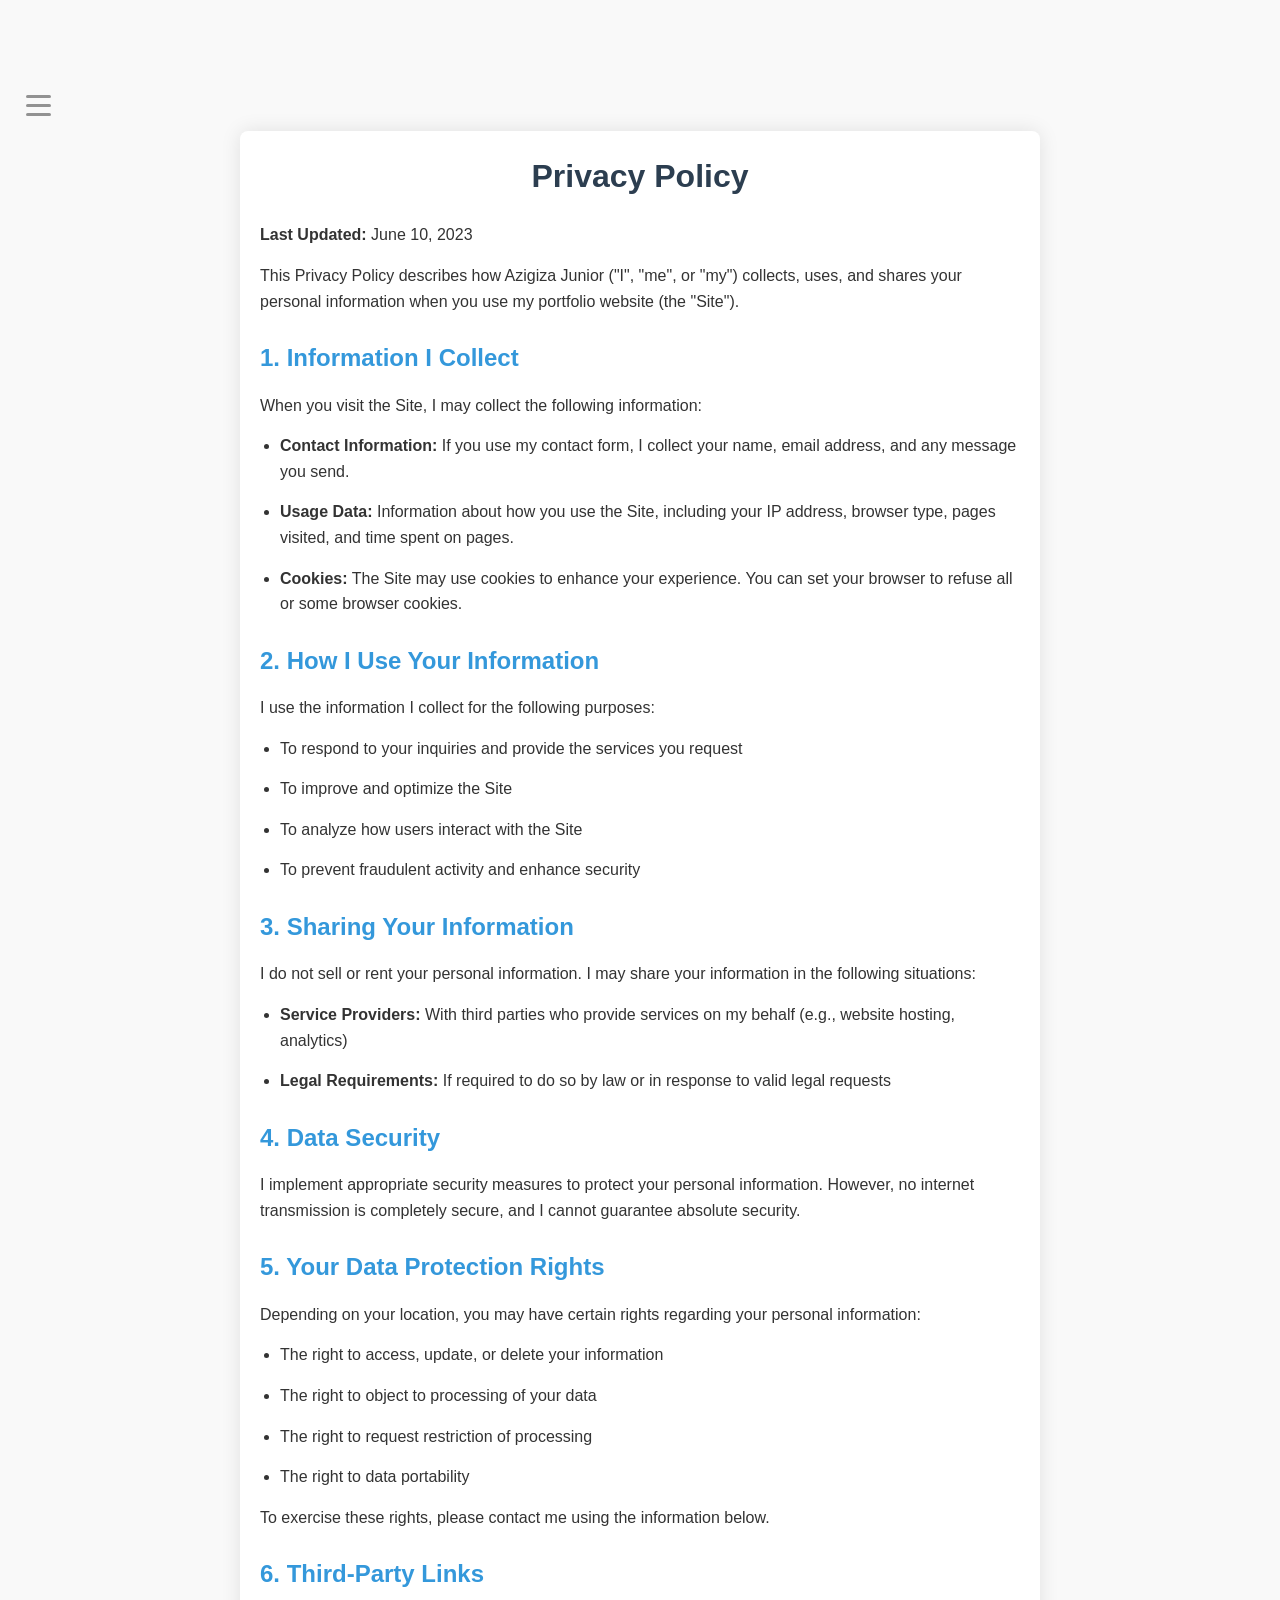
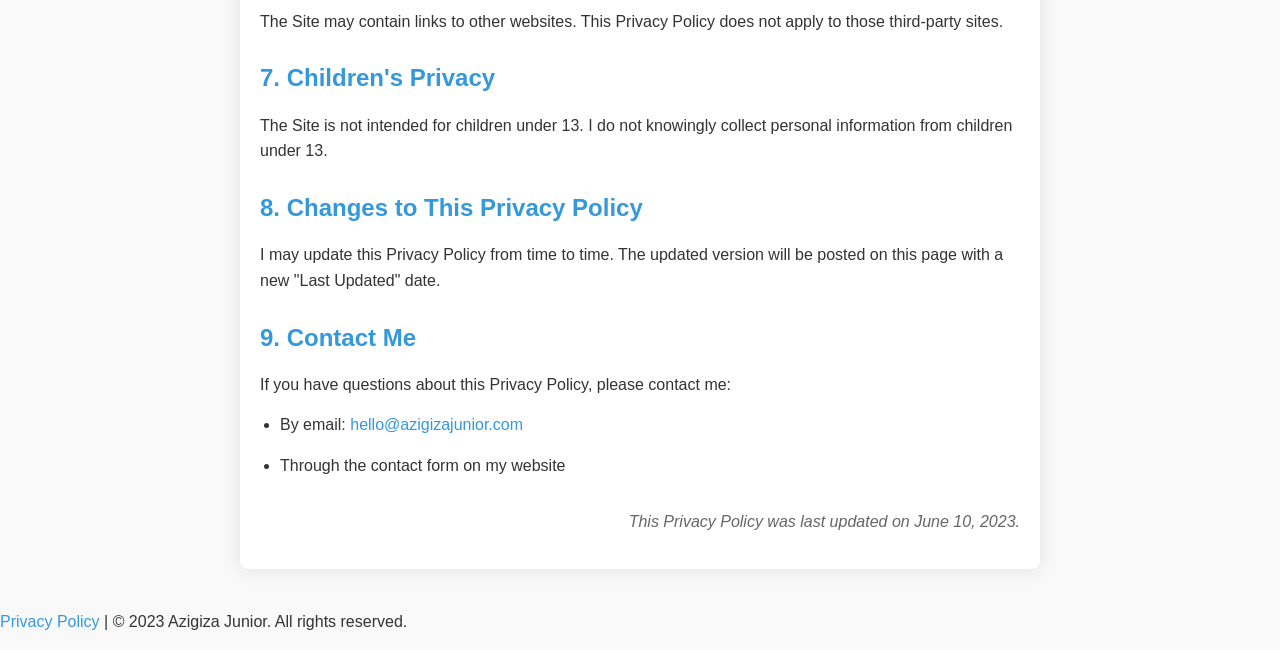
<file: privacy.html>
<!DOCTYPE html>
<html lang="en">
<head>
    <meta charset="UTF-8">
    <meta name="viewport" content="width=device-width, initial-scale=1.0">
    <link rel="stylesheet" href="styles.css">
    <title>Privacy Policy | Azigiza Junior - Web Designer</title>
    <style>
        /* Reuse your existing styles from the main site */
        :root {
            --primary-color: #3498db;
            --secondary-color: #2c3e50;
            --accent-color: #e74c3c;
            --light-color: #ecf0f1;
            --dark-color: #2c3e50;
            --text-color: #333;
        }
        
        body {
            font-family: 'Segoe UI', Tahoma, Geneva, Verdana, sans-serif;
            line-height: 1.6;
            color: var(--text-color);
            background-color: #f9f9f9;
            padding-top: 80px;
        }
        
        .container {
            max-width: 800px;
            margin: 0 auto;
            padding: 20px;
            background: white;
            box-shadow: 0 0 20px rgba(0,0,0,0.1);
            border-radius: 8px;
            margin-bottom: 40px;
        }
        
        h1 {
            color: var(--dark-color);
            margin-bottom: 20px;
            text-align: center;
        }
        
        h2 {
            color: var(--primary-color);
            margin: 25px 0 15px;
            font-size: 1.5rem;
        }
        
        p, li {
            margin-bottom: 15px;
        }
        
        ul {
            padding-left: 20px;
        }
        
        a {
            color: var(--primary-color);
            text-decoration: none;
        }
        
        a:hover {
            color: var(--accent-color);
        }
        
        .last-updated {
            text-align: right;
            font-style: italic;
            color: #666;
            margin-top: 30px;
        }
        
        /* Reuse your header/footer styles from main site */
    </style>
</head>
<body>
    <header>
        <section class="nav-content">
            <!-- Menu bar Start -->
            <div class="menu-toggle" id="menuToggle">
              <span></span>
              <span></span>
              <span></span>
          </div>
          
          <nav class="menu-items" id="menuItems">
              <ul>
                 <!-- <img src="logo1.png" alt=""> -->
                 
                <i class="fa fa-home" aria-hidden="true"></i> <li><a href="index.html">Home</a></li>    
                <i class="fa-solid fa-shop-lock"></i><li><a href="privacy.html">Privacy</a></li>
              </ul>
          </nav>
          
          <script>
              const menuToggle = document.getElementById('menuToggle');
              const menuItems = document.getElementById('menuItems');
              
              menuToggle.addEventListener('click', () => {
                  menuToggle.classList.toggle('active');
                  menuItems.classList.toggle('active');
              });
          </script>
    </header>
    
    <div class="container">
        <h1>Privacy Policy</h1>
        
        <p><strong>Last Updated:</strong> June 10, 2023</p>
        
        <p>This Privacy Policy describes how Azigiza Junior ("I", "me", or "my") collects, uses, and shares your personal information when you use my portfolio website (the "Site").</p>
        
        <h2>1. Information I Collect</h2>
        
        <p>When you visit the Site, I may collect the following information:</p>
        
        <ul>
            <li><strong>Contact Information:</strong> If you use my contact form, I collect your name, email address, and any message you send.</li>
            <li><strong>Usage Data:</strong> Information about how you use the Site, including your IP address, browser type, pages visited, and time spent on pages.</li>
            <li><strong>Cookies:</strong> The Site may use cookies to enhance your experience. You can set your browser to refuse all or some browser cookies.</li>
        </ul>
        
        <h2>2. How I Use Your Information</h2>
        
        <p>I use the information I collect for the following purposes:</p>
        
        <ul>
            <li>To respond to your inquiries and provide the services you request</li>
            <li>To improve and optimize the Site</li>
            <li>To analyze how users interact with the Site</li>
            <li>To prevent fraudulent activity and enhance security</li>
        </ul>
        
        <h2>3. Sharing Your Information</h2>
        
        <p>I do not sell or rent your personal information. I may share your information in the following situations:</p>
        
        <ul>
            <li><strong>Service Providers:</strong> With third parties who provide services on my behalf (e.g., website hosting, analytics)</li>
            <li><strong>Legal Requirements:</strong> If required to do so by law or in response to valid legal requests</li>
        </ul>
        
        <h2>4. Data Security</h2>
        
        <p>I implement appropriate security measures to protect your personal information. However, no internet transmission is completely secure, and I cannot guarantee absolute security.</p>
        
        <h2>5. Your Data Protection Rights</h2>
        
        <p>Depending on your location, you may have certain rights regarding your personal information:</p>
        
        <ul>
            <li>The right to access, update, or delete your information</li>
            <li>The right to object to processing of your data</li>
            <li>The right to request restriction of processing</li>
            <li>The right to data portability</li>
        </ul>
        
        <p>To exercise these rights, please contact me using the information below.</p>
        
        <h2>6. Third-Party Links</h2>
        
        <p>The Site may contain links to other websites. This Privacy Policy does not apply to those third-party sites.</p>
        
        <h2>7. Children's Privacy</h2>
        
        <p>The Site is not intended for children under 13. I do not knowingly collect personal information from children under 13.</p>
        
        <h2>8. Changes to This Privacy Policy</h2>
        
        <p>I may update this Privacy Policy from time to time. The updated version will be posted on this page with a new "Last Updated" date.</p>
        
        <h2>9. Contact Me</h2>
        
        <p>If you have questions about this Privacy Policy, please contact me:</p>
        
        <ul>
            <li>By email: <a href="mailto:hello@azigizajunior.com">hello@azigizajunior.com</a></li>
            <li>Through the contact form on my website</li>
        </ul>
        
        <div class="last-updated">
            <p>This Privacy Policy was last updated on June 10, 2023.</p>
        </div>
    </div>
    <p><a href="privacy.html">Privacy Policy</a> | &copy; 2023 Azigiza Junior. All rights reserved.</p>
    <!-- You can include your footer here -->
</body>
</html>
</file>
<file: styles.css>
*{
   padding: 0;
   margin: 0;
   box-sizing: border-box;
}

body{
   background-color: #f8f3f3;
   font-family: Arial, Helvetica, sans-serif;
}

.my-site{
   display: flex;
   justify-content: space-around;
   flex-wrap: wrap;
}

.content-container{
   flex: 0 0 40%;
   margin: 10px 10px;
   padding: 20px;
}
/* Main Section Start  */
.main-sectuon{
   position: relative;
   display: flex;
   justify-content: center;
   align-items: center;
   height: 70vh;

}

.title-two{
   margin-top: 3.3%;
   box-shadow: 0 0 5px #b3a6a669;
   border-radius: 8px;
   line-height: 1.5;
   font-size: 14px;
   color: #524a47;
   background-color: #ffffff69;
}

.title-two:hover{
   transform: translateY(-5px);
   transition: all 0.3s ease-in-out;
}

.content-container img{
   border-radius: 8px;
   width: 420px;
   height: 340px;
}

.my-logo{
   filter: saturate(-0);
}
/* Main Section End  */

/* Menu bar start */
.menu-toggle {
   display: flex;
   flex-direction: column;
   justify-content: space-between;
   width: 25px;
   height: 21px;
   cursor: pointer;
   position: fixed;
   z-index: 100;
   margin-left: 0;
}

.menu-items img{
   width: 100%;
   height: 100px;
   margin-bottom: 20px;
   margin-left: -30px;
   border-radius: 8px;
}

.menu-toggle span {
   display: block;
   width: 100%;
   height: 3px;
   background-color: #00000069;
   border-radius: 3px;
}

/* When menu is active (open) */
.menu-toggle.active span:nth-child(1) {
   transform: translateY(9px) rotate(45deg);
}

.menu-toggle.active span:nth-child(2) {
   opacity: 0;
}

.menu-toggle.active span:nth-child(3) {
   transform: translateY(-9px) rotate(-45deg);
}

/* Menu items */
.menu-items {
   position: fixed;
   top: 0;
   left: -100%;
   width: 200px;
   height: 100vh;
   background-color: #ffffff98;
   padding-top: 80px;
   padding-left: 0;
   padding-right: 20px;
   box-shadow: 2px 0 5px rgba(0,0,0,0.1);
   transition: left 0.3s ease;
   z-index: 2;
}

.menu-items i{
   position: relative;
   display: block;
   margin-left: -15px;
   top: 20px;
   
}

.menu-items.active {
   left: 0;
}

.menu-items ul {
   list-style: none;
}

.menu-items li {
   margin-bottom: 30px;
}

.menu-items a {
   text-decoration: none;
   color: #333;
   font-size: 18px;
   transition: color 0.2s;
}

.menu-items a:hover {
   color: #007bff;
}
/* Menu bar end */

/* Nav Start */
.nav-content{
   display: flex;
   justify-content: space-between;
   align-items: center;
   background-color: transparent;
   padding: 2%;
}

.navigation ul{
   position: fixed;
   position: relative;
   display: flex;
   left: 130%;
   justify-content: flex-end;
   align-items: center;
   padding-bottom: 8px;
   margin-bottom: 0;
}

.navigation ul a{
   color: #2a2828d5;
   font-size: 18px;
}

.navigation ul a:active{
   background-color: #000000;

}

.navigation ul a:hover{
   color: #f8f8f8;
   border-bottom: 2px solid black;
   transform: translateY(-5px);
   transition: all 0.5s ease-in-out;
}

.nav-content ul{
   list-style: none;
   margin-left: 40px;
}

.nav-content ul li{
   display: inline-block;
}

.nav-content ul li a{
   text-decoration: none;
   padding: 20px 20px;
}

.nav-content ul li a:hover{
   background-color: #7a7878;
   border-radius: 8px;
   color: #e9e2e2;
   transition: all 0.5s ease-in-out;
}

.logo{
   display: none;
}
/* Nav End */


/* Hero Section Start */
.hero{
   position: relative;
   display: flex;
   justify-content: center;
   align-items: center;
   height: 100vh;
   background-image: url(header-bg.jpg);
   background-position: center;
   background-size: cover;
   background-repeat: no-repeat;
}

.hero::before{
   content: "";
   top: 0;
   left: 0;
   right: 0;
   bottom: 0;
   position: absolute;
   background: rgba(0,0,0,0.5);
}

.hero-content{
   position: relative;
   color: #fdfcfc;
   z-index: 1;
}

.hero-content h2{
   font-size: 50px;
   font-family: serif;
   margin-bottom: 30px;
}

.hero-content p{
   text-align: center;
   margin-bottom: 30px;
}

.hero-content button{
   width: 100PX;
   height: 35px;
   margin-left: 45%;
   background-color: #4583bd;
   border: none;
   border-radius: 5px;
}

.hero-content button:hover{
   background-color: #214566;
}

.hero-content .ctn{
   text-decoration: none;
   color: #f8f8f8;
   font-weight: 600;
}
/* Hero Section End */

/* cards-section start */
.card-section-content{
   display: flex;
   flex-wrap: wrap;
   justify-content: space-around;
   align-items: center;
   margin-top: 50px;
   height: 70vh;
}

.cards-section h1{
   position: relative;
   color: #514f4f;
   font-size: 2.5rem;
   text-align: center;
   top: 80px;
}

.cards-section{
    position: relative;
    background-color: #f8f3f3;
}

.section-titles h2 {
  position: relative;
  color: #524a47;
  top: 80px;
  border-bottom: 2px solid #b3a6a669;
}

.cards-titles i{
   font-size: 35px;
   margin: 30px;
   color: #4583bd;
}

.cards-titles h2{
   margin: 30px;
   color: #4583bd;
}

.about-contact-titles{
   position: relative;
   color: #a7360d;
   border-bottom: solid #4583bd;
} 

.about-contact-titles1{
   position: relative;
   top: 40px;
   left: -50px;
   color: #524a47;
   margin-bottom: 5px;
   padding-bottom: 10px;
   border-bottom: 2px solid #4583bd;
}
.cards{
   flex: 0 o 40%;
   width: 380px;
   height: 300px;
   padding: 40px;
   
}

.cards:hover{
   transform: translateY(-9px);
   transition: all 0.5s ease-in-out;
}

.cards-titles{
   background-color: #ffffff69;
   border-radius: 8px;
   padding: 20px;
   box-shadow: 0 0 5px #b3a6a669;
}

.cards-titles h1{
   text-align: center;
   margin-bottom: 20px;
   color: #3a3333;
}

.cards-titles p{
   color: #3a3333;
   line-height: 1.5;
   font-size: 14px;
}
/* cards-section end */

/* Contact Section Start */
.contact-section{
   display: flex;
   position: relative;
   flex-wrap: wrap;
   justify-content: space-around;
   align-items: center;
   margin-top: 50px;
   height: 100vh;
}

.contact-card{
   margin: 30px;
   
}

.contact-card i{
   position: relative;
   bottom: 24px;
   left: 90%;

   
}

.contact-content{
   box-shadow: 0 0 5px #b3a6a669;
   padding: 40px;
   border-radius: 8px;
}

.contact-content a{
   margin: 10px 10px 0;
   display: block;
   text-decoration: none;
   color: cornflowerblue;
}

.contact-content a:hover{
   color: coral;
}
/* Contact Section End */

/* Form Section Start */
form{
   padding: 30px;
   border-radius: 5px;
}

form label{
   display: block;
   margin: 20px 20px 10px 0;
}

input{
   width: 100%;
   height: 30px;
   border-radius: 5px;
   outline: none;
   border: none;
   border-left: none;
   border-right: none;
   font-size: 16px;
   background-color: transparent;
   border-bottom: 1px solid black;
}

.textarr{
   background: transparent;
   outline: none;
   border: 1px solid #000;
   font-size: 16px;
}

form .btn{
   width: 100%;
   height: 30px;
   margin-top: 20px;
   background-color: #ff7f50;
   border: none;
   border-radius: 8px;
   font-weight: 600;
   font-size: 16px;
}
/* Form Section End */

footer{
   background-color: #242221f3;
   margin: 230px 0 0;
   padding: 50px;
   width: 100%;
   text-align: center;
   color: #e9e2e2;
}

.designer{
   color: #f8f6f3;
   font-size: 18px;
   font-weight: 600;
   margin-left: 10px;
}

.designer2{
   color: #4dfd79cb;
   font-size: 20px;
}

.footer-icons i{
   margin: 30px 20px;
}

.fa-whatsapp{
   color: rgb(27, 216, 27);
   font-size: 30px;
}

.fa-facebook-official{
   color: #0d5fb8;
   font-size: 30px;
}

.fa-instagram{
   color: #587085da;
   font-size: 30px;
}

.fa-twitter{
   color: #0d5fb8;
   font-size: 30px;
}

.fa-linkedin{
   color: #0d5fb8;
   font-size: 30px;
}

.fa-youtube{
   color: orangered;
   font-size: 30px;
}

.fa-github{
   color: #81819e;
   font-size: 30px;
}

/* Responsiveness */
@media (max-width:768px) {
   body{
      background-color: rgba(169, 177, 177 0.1);
   }

   ul li a{
      text-decoration: none;
      padding: 10px 0;
      color: rgb(0, 0, 0);
   }

   .menu-bar{
      display: block;
      margin-left: -30px;
      cursor: pointer;
   }

    nav img{
      border-radius: 50%;
   }

   .navigation ul{
      display: none;
   }
/* Hero Start  */
   .hero{
      margin-top: 20px;
   }

   .menu-toggle{
      margin: 15px 0 0 -8px;
   }

   .hero-content{
      margin-left: 10px;
   }
   /* Hero End */
/* Footer Start  */
   footer{
      position: relative;
      display: flex;
      flex-wrap: wrap;
      justify-content: center;
      align-items: center;
      background-color: #7a7878;
      margin: 40px;
      margin: 890px 0 0;
      padding: 50px;
      width: 100%;
      text-align: center;
      color: #e9e2e2;
   }
   
   .designer{
      color: rgba(12, 29, 122, 0.74);
      font-size: 18px;
      font-weight: 600;
      margin-left: 10px;
   }
   
   .designer2{
      color: #4dfd79cb;
      font-size: 20px;
   }

   .footer-icons i{
      position: relative;
      justify-content: center;
      align-items: center;
      margin: 20px 0 20px 0;
      padding: 15px;

   }
   /* Footer End  */

   
   
   /* Main Section Start  */
   .main-sectuon{
      position: relative;
      display: flex;
      justify-content: center;
      align-items: center;
      height: 70vh;
   }

   .content-container{
     flex-basis: 90%;
     margin-bottom: 20px;
   }
   /* Main Sec+tion  End */

   /* Card Section Start  */
   .cards-section{
      padding: 0;
      background-color: transparent;
   }
   .cards-titles{
      width: 100%;
      padding: 3%;
   }
   /* Card Section End  */

   /* contact-section start  */
   .contact-section{
      position: relative;
      top: 28pc;
   }

   .contact-section h1{
      position: relative;
      top: 10px;
      color: beige;
      border-bottom: 2px solid beige;
   }

   .contact-content a{
      display: block;
      margin: 20px 10px 0;
      text-decoration: none;
      color: cornflowerblue;
   }

   .contact-content{
      position: relative;
      background-color: #ffffff69;
      margin: 10px;
      padding: 30px;
      border: 1px solid #000;
   }
   /* contact-section end  */
}
</file>
